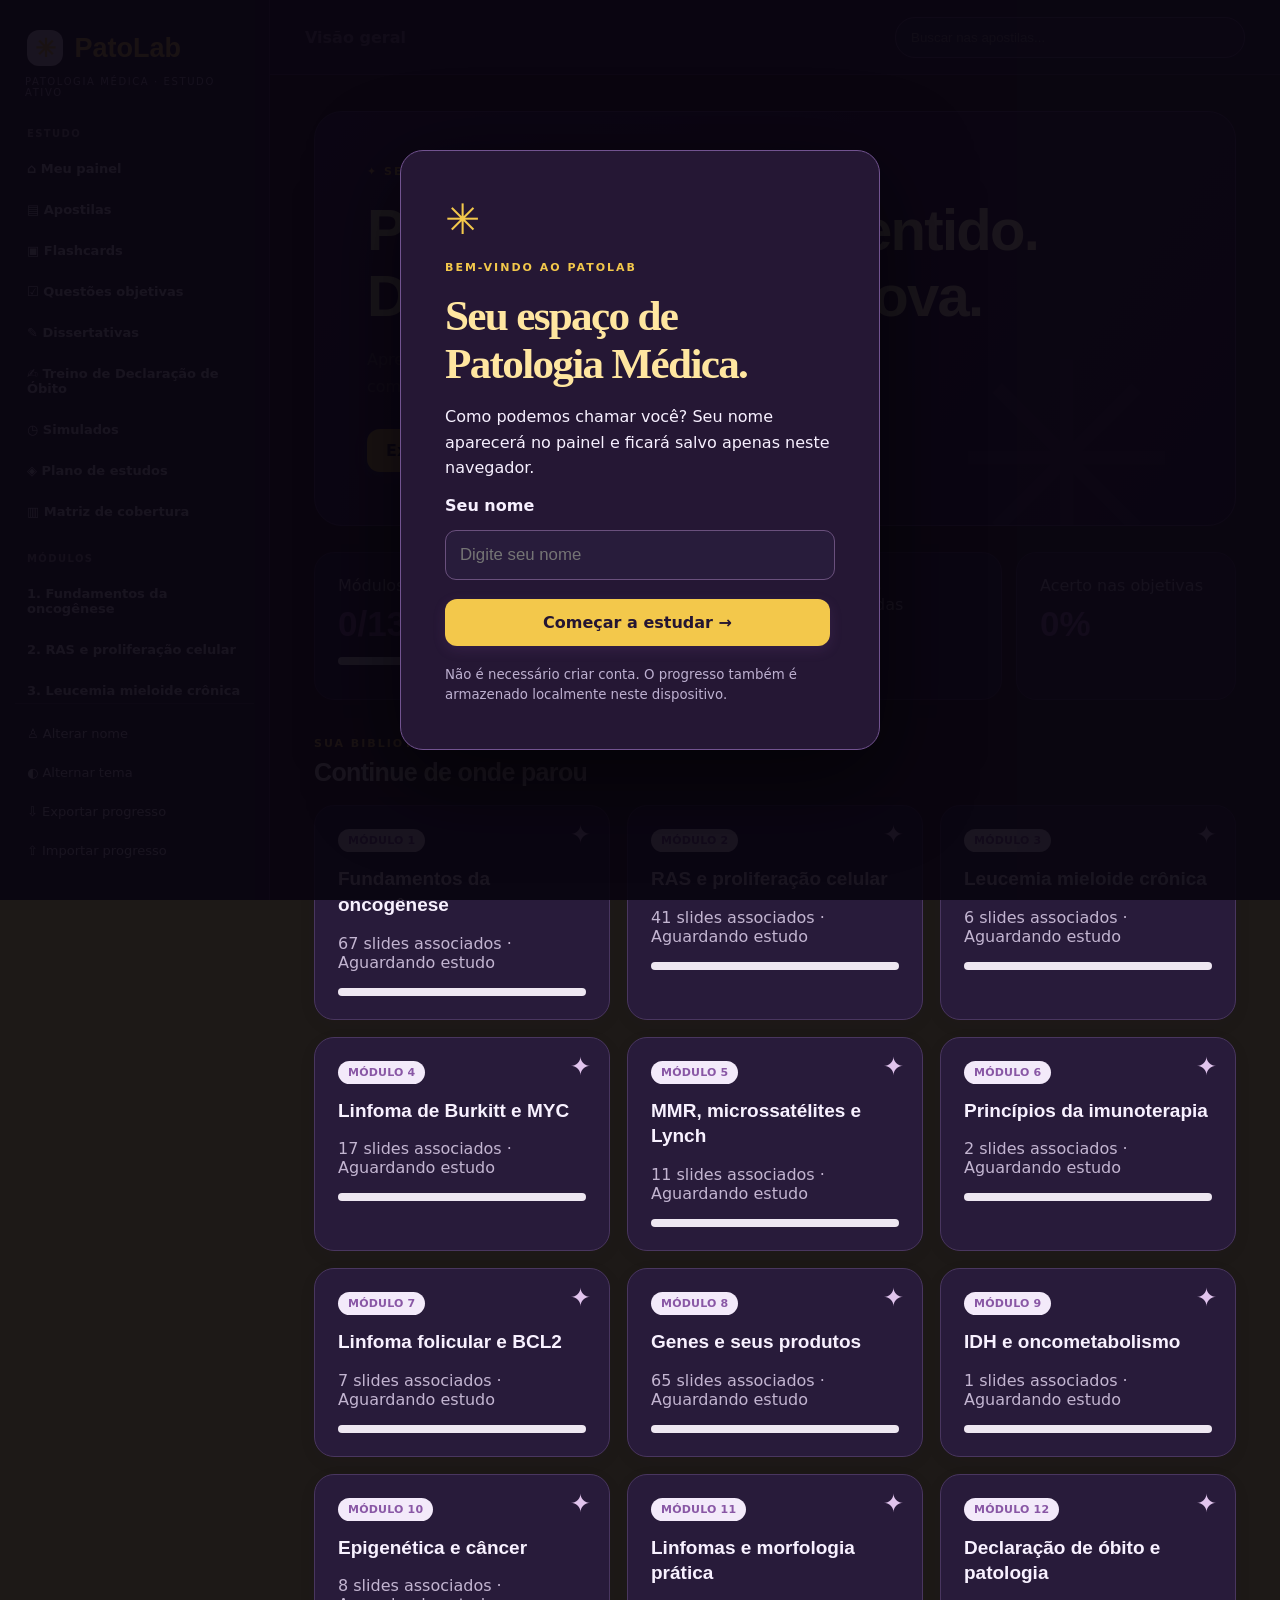
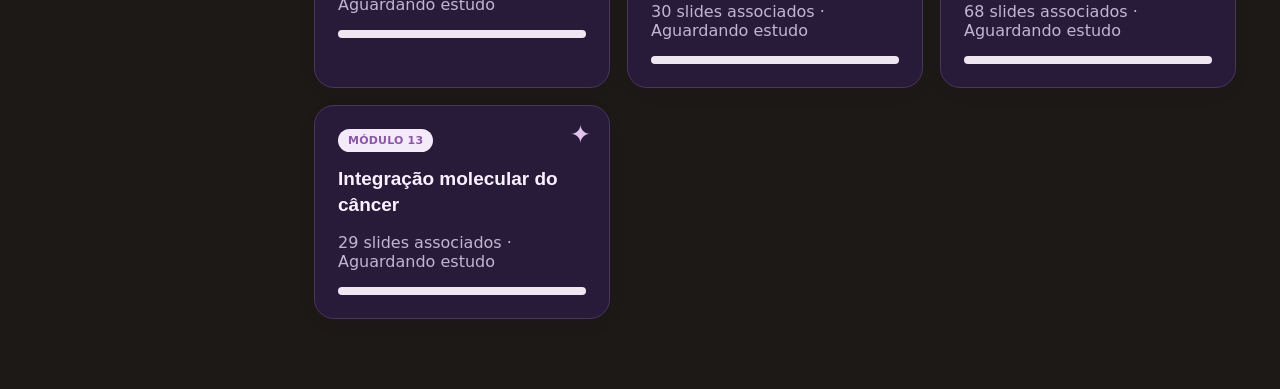
<file: index.html>
<!doctype html><html lang="pt-BR"><head><meta charset="utf-8"><meta name="viewport" content="width=device-width,initial-scale=1"><title>PatoLab | Patologia Médica</title><link rel="stylesheet" href="css/style.css"></head><body><aside><div class="logo"><span class="logo-icon">✳</span> Pato<span>Lab</span></div><p class="small">PATOLOGIA MÉDICA · ESTUDO ATIVO</p><nav id="nav"></nav><div class="bottom"><button id="change-name">♙ Alterar nome</button><button id="theme">◐ Alternar tema</button><button id="export">⇩ Exportar progresso</button><label class="upload">⇧ Importar progresso<input type="file" id="import" accept="application/json" hidden></label></div></aside><main><header><button id="menu">☰</button><span id="crumb">Visão geral</span><span id="student-chip" class="student-chip" hidden></span><input id="search" placeholder="Buscar nas apostilas..." aria-label="Buscar"></header><div id="view"></div></main><div id="modal" hidden></div><div id="welcome" class="welcome" hidden><form id="welcome-form" class="welcome-card"><div class="welcome-mark">✳</div><p class="eyebrow">BEM-VINDO AO PATOLAB</p><h1>Seu espaço de Patologia Médica.</h1><p>Como podemos chamar você? Seu nome aparecerá no painel e ficará salvo apenas neste navegador.</p><label for="student-name">Seu nome</label><input id="student-name" maxlength="60" autocomplete="given-name" placeholder="Digite seu nome" required><button class="btn" type="submit">Começar a estudar →</button><small>Não é necessário criar conta. O progresso também é armazenado localmente neste dispositivo.</small></form></div><script src="data/content.js"></script><script src="js/reader-tools.js"></script><script src="js/app.js"></script></body></html>
</file>
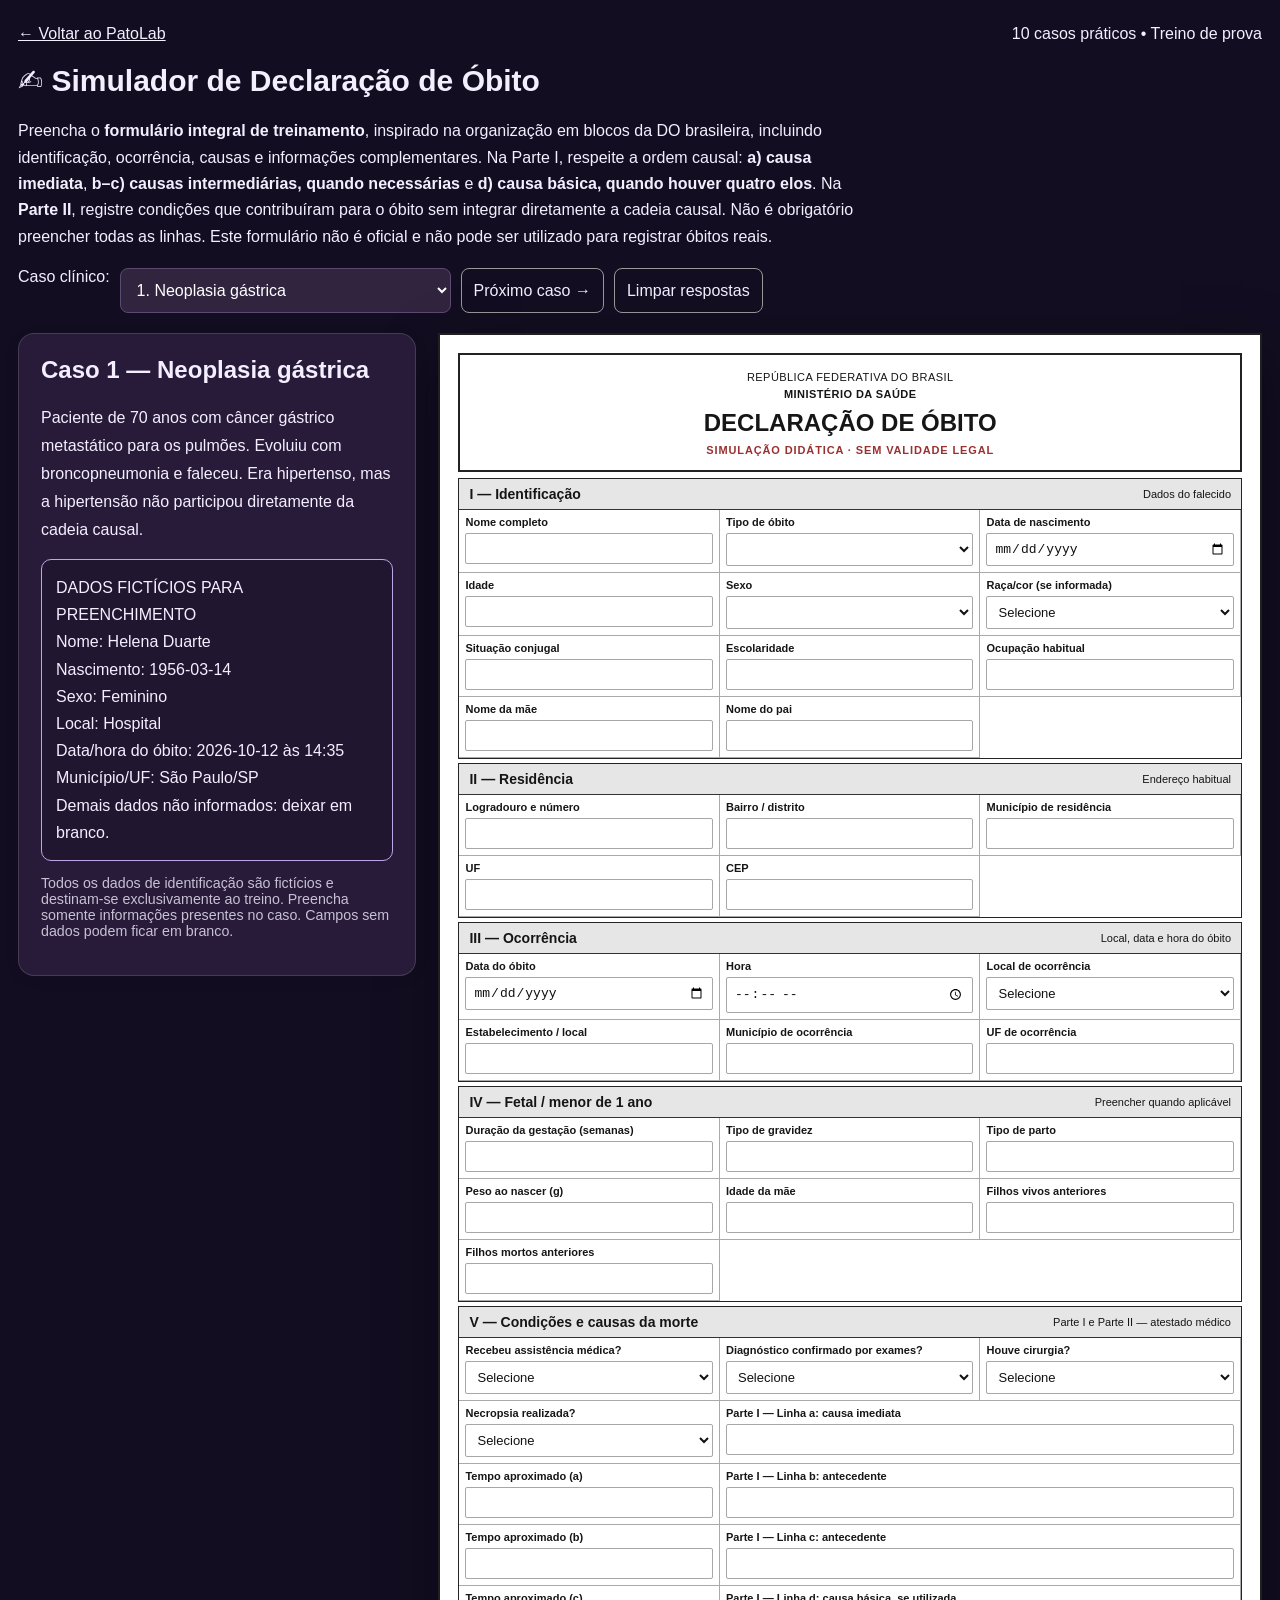
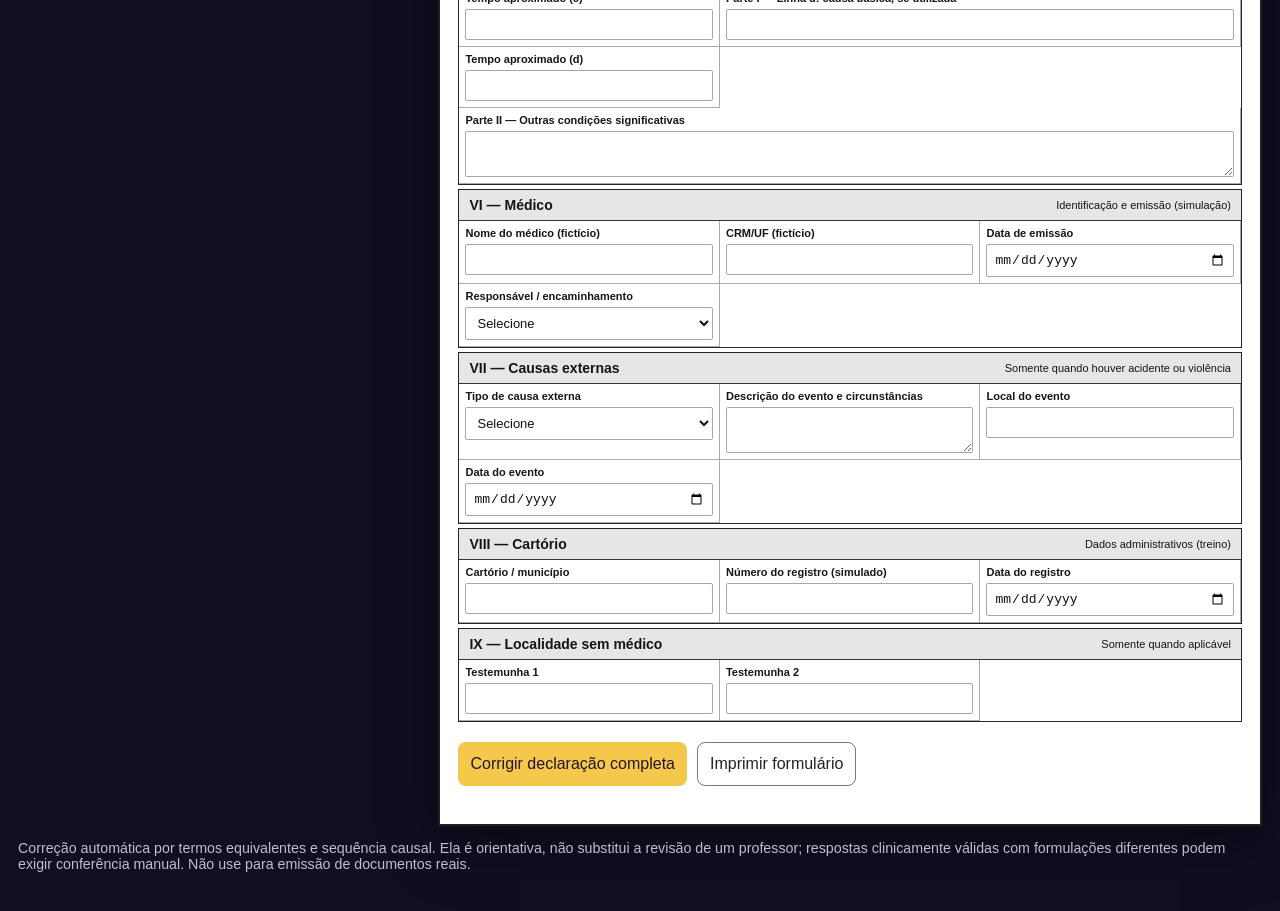
<file: declaracao-obito.html>
<!doctype html><html lang="pt-BR"><head><meta charset="utf-8"><meta name="viewport" content="width=device-width,initial-scale=1"><title>Simulador de Declaração de Óbito | PatoLab</title><style>
body{display:block;max-width:1500px;margin:auto;padding:25px 18px;min-height:100vh;font-family:Arial,system-ui,sans-serif;box-sizing:border-box}*{box-sizing:border-box}h1{font-size:30px} .do-intro{line-height:1.65} .do-actions select{background:#30243f;color:#fff;border:1px solid #5d4a72} .do-top{margin-bottom:18px} .do-top{display:flex;justify-content:space-between;align-items:center;gap:15px;flex-wrap:wrap}.do-top a{color:inherit}.do-intro{max-width:850px}.do-layout{display:grid;grid-template-columns:1fr 1fr;gap:22px;margin-top:20px}.do-card{background:#281b3a;border:1px solid #b7b7b733;border-radius:16px;padding:22px;box-shadow:0 3px 20px #00000009}.do-card h2{margin-top:0}.do-field{margin:10px 0}.do-field label{display:block;font-weight:700;margin-bottom:5px}.do-field input,.do-field textarea{width:100%;padding:12px;border-radius:8px;border:1px solid #aaa;background:transparent;color:inherit;font:inherit;box-sizing:border-box}.do-field textarea{min-height:65px}.do-note{font-size:.89rem;opacity:.78}.do-actions{display:flex;gap:10px;flex-wrap:wrap;margin:18px 0}.do-actions button,.do-actions select{padding:12px;border-radius:8px;font:inherit;cursor:pointer}.do-actions button{background:#f3c84b;color:#241532;border:0}.do-actions button.secondary{background:transparent;color:inherit;border:1px solid #999}.do-score{font-size:1.25rem;font-weight:800}.do-good{color:#14804a}.do-bad{color:#c03d39}.do-case{line-height:1.75;white-space:pre-line}.do-feedback{margin-top:18px}.do-feedback p{margin:8px 0}.do-row{padding:8px 0;border-bottom:1px solid #aaa4}@media(max-width:760px){.do-layout{grid-template-columns:1fr}body{padding:14px}}
/* v1.2 — formulário completo em formato de documento */
body{max-width:1500px;background:#130d21;color:#f4efff}.do-full-layout{grid-template-columns:minmax(280px,.75fr) minmax(600px,1.55fr);align-items:start}.do-case-panel{position:sticky;top:18px}.do-document{background:#fff;color:#161616;padding:18px;border:2px solid #202020;box-shadow:0 18px 55px #0006;font-family:Arial,sans-serif}.do-paper-head{border:2px solid #222;padding:14px;text-align:center;margin-bottom:6px}.do-ministry{font-size:11px;line-height:1.5;letter-spacing:.04em}.do-paper-name{font-size:24px;font-weight:900;margin:7px}.do-watermark{font-size:11px;color:#9a3131;font-weight:800;letter-spacing:.08em}.do-block{border:1.5px solid #242424;margin-top:4px;break-inside:avoid}.do-block-title{background:#e6e6e6;color:#151515;display:flex;justify-content:space-between;gap:12px;align-items:center;padding:7px 10px;font-weight:900;font-size:14px;border-bottom:1px solid #333}.do-block-title small{font-weight:400;font-size:11px}.do-fields{display:grid;grid-template-columns:repeat(3,minmax(0,1fr))}.do-item{border-right:1px solid #aaa;border-bottom:1px solid #aaa;padding:6px;min-width:0;display:flex;flex-direction:column;gap:5px}.do-item>span{font-size:11px;font-weight:700}.do-item input,.do-item select,.do-item textarea{background:#fff!important;color:#111!important;border:1px solid #a7a7a7;border-radius:2px;padding:7px;min-width:0;width:100%;font-size:13px;box-sizing:border-box}.do-item:has(#a),.do-item:has(#b),.do-item:has(#c),.do-item:has(#d),.do-item:has(#ii){grid-column:span 2}.do-item:has(#ii){grid-column:span 3}.do-facts{margin-top:15px;padding:14px;border:1px solid #bca6e5;border-radius:10px;background:#21162f;line-height:1.7;white-space:pre-line}.do-end{margin:20px 0}.do-document .do-actions button.secondary{color:#222;border-color:#777}.do-document .do-feedback{background:#f8f8f8;border:1px solid #bbb;padding:15px;border-radius:8px}.do-document .do-bad{color:#b52424}.do-document .do-good{color:#087b43}@media(max-width:1100px){.do-full-layout{grid-template-columns:1fr}.do-case-panel{position:static}}@media(max-width:600px){.do-document{padding:7px}.do-fields{grid-template-columns:repeat(2,minmax(0,1fr))}.do-item:has(#a),.do-item:has(#b),.do-item:has(#c),.do-item:has(#d),.do-item:has(#ii){grid-column:span 2}.do-block-title{font-size:12px}.do-paper-name{font-size:20px}}@media print{body{background:white;color:black;padding:0;max-width:none}.do-top,.do-intro,.do-actions:not(.do-end),.do-case-panel,.do-end,.do-note,#feedback,h1{display:none!important}.do-layout{display:block}.do-document{box-shadow:none;border:0;padding:0}.do-block{break-inside:avoid}.do-item input,.do-item select,.do-item textarea{border:0;border-bottom:1px dotted #999}.do-watermark{color:#777}}
</style></head><body>
<div class="do-top"><a href="index.html">← Voltar ao PatoLab</a><span class="pill">10 casos práticos • Treino de prova</span></div>
<h1>✍ Simulador de Declaração de Óbito</h1><p class="do-intro">Preencha o <b>formulário integral de treinamento</b>, inspirado na organização em blocos da DO brasileira, incluindo identificação, ocorrência, causas e informações complementares. Na Parte I, respeite a ordem causal: <b>a) causa imediata</b>, <b>b–c) causas intermediárias, quando necessárias</b> e <b>d) causa básica, quando houver quatro elos</b>. Na <b>Parte II</b>, registre condições que contribuíram para o óbito sem integrar diretamente a cadeia causal. Não é obrigatório preencher todas as linhas. Este formulário não é oficial e não pode ser utilizado para registrar óbitos reais.</p>
<div class="do-actions"><label for="case">Caso clínico: </label><select id="case"></select><button id="next" class="secondary">Próximo caso →</button><button id="reset" class="secondary">Limpar respostas</button></div>
<div class="do-layout do-full-layout"><section class="do-card do-case-panel"><h2 id="case-title"></h2><div id="case-text" class="do-case"></div><div id="case-facts" class="do-facts"></div><p class="do-note">Todos os dados de identificação são fictícios e destinam-se exclusivamente ao treino. Preencha somente informações presentes no caso. Campos sem dados podem ficar em branco.</p></section><section class="do-document"><div class="do-paper-head"><div class="do-ministry">REPÚBLICA FEDERATIVA DO BRASIL<br><strong>MINISTÉRIO DA SAÚDE</strong></div><div class="do-paper-name">DECLARAÇÃO DE ÓBITO</div><div class="do-watermark">SIMULAÇÃO DIDÁTICA · SEM VALIDADE LEGAL</div></div><section class="do-block"><div class="do-block-title"><span>I — Identificação</span><small>Dados do falecido</small></div><div class="do-fields"><label class="do-item"><span>Nome completo</span><input id="nome" type="text" autocomplete="off"></label><label class="do-item"><span>Tipo de óbito</span><select id="tipo_obito"><option value="natural">natural</option><option value="fetal">fetal</option></select></label><label class="do-item"><span>Data de nascimento</span><input id="data_nasc" type="date" autocomplete="off"></label><label class="do-item"><span>Idade</span><input id="idade" type="text" autocomplete="off"></label><label class="do-item"><span>Sexo</span><select id="sexo"><option value="Feminino">Feminino</option><option value="Masculino">Masculino</option><option value="Ignorado">Ignorado</option></select></label><label class="do-item"><span>Raça/cor (se informada)</span><select id="raca"><option value="">Selecione</option><option value="Branca">Branca</option><option value="Preta">Preta</option><option value="Parda">Parda</option><option value="Amarela">Amarela</option><option value="Indígena">Indígena</option><option value="Ignorada">Ignorada</option></select></label><label class="do-item"><span>Situação conjugal</span><input id="estado_civil" type="text" autocomplete="off"></label><label class="do-item"><span>Escolaridade</span><input id="escolaridade" type="text" autocomplete="off"></label><label class="do-item"><span>Ocupação habitual</span><input id="ocupacao" type="text" autocomplete="off"></label><label class="do-item"><span>Nome da mãe</span><input id="mae" type="text" autocomplete="off"></label><label class="do-item"><span>Nome do pai</span><input id="pai" type="text" autocomplete="off"></label></div></section><section class="do-block"><div class="do-block-title"><span>II — Residência</span><small>Endereço habitual</small></div><div class="do-fields"><label class="do-item"><span>Logradouro e número</span><input id="logradouro" type="text" autocomplete="off"></label><label class="do-item"><span>Bairro / distrito</span><input id="bairro" type="text" autocomplete="off"></label><label class="do-item"><span>Município de residência</span><input id="municipio_res" type="text" autocomplete="off"></label><label class="do-item"><span>UF</span><input id="uf_res" type="text" autocomplete="off"></label><label class="do-item"><span>CEP</span><input id="cep" type="text" autocomplete="off"></label></div></section><section class="do-block"><div class="do-block-title"><span>III — Ocorrência</span><small>Local, data e hora do óbito</small></div><div class="do-fields"><label class="do-item"><span>Data do óbito</span><input id="data_obito" type="date" autocomplete="off"></label><label class="do-item"><span>Hora</span><input id="hora_obito" type="time" autocomplete="off"></label><label class="do-item"><span>Local de ocorrência</span><select id="local_obito"><option value="">Selecione</option><option value="Hospital">Hospital</option><option value="Domicílio">Domicílio</option><option value="Outro estabelecimento de saúde">Outro estabelecimento de saúde</option><option value="Via pública">Via pública</option><option value="Outros">Outros</option></select></label><label class="do-item"><span>Estabelecimento / local</span><input id="estabelecimento" type="text" autocomplete="off"></label><label class="do-item"><span>Município de ocorrência</span><input id="municipio_oc" type="text" autocomplete="off"></label><label class="do-item"><span>UF de ocorrência</span><input id="uf_oc" type="text" autocomplete="off"></label></div></section><section class="do-block"><div class="do-block-title"><span>IV — Fetal / menor de 1 ano</span><small>Preencher quando aplicável</small></div><div class="do-fields"><label class="do-item"><span>Duração da gestação (semanas)</span><input id="gestacao" type="text" autocomplete="off"></label><label class="do-item"><span>Tipo de gravidez</span><input id="tipo_gravidez" type="text" autocomplete="off"></label><label class="do-item"><span>Tipo de parto</span><input id="tipo_parto" type="text" autocomplete="off"></label><label class="do-item"><span>Peso ao nascer (g)</span><input id="peso_nasc" type="text" autocomplete="off"></label><label class="do-item"><span>Idade da mãe</span><input id="idade_mae" type="text" autocomplete="off"></label><label class="do-item"><span>Filhos vivos anteriores</span><input id="filhos_vivos" type="text" autocomplete="off"></label><label class="do-item"><span>Filhos mortos anteriores</span><input id="filhos_mortos" type="text" autocomplete="off"></label></div></section><section class="do-block"><div class="do-block-title"><span>V — Condições e causas da morte</span><small>Parte I e Parte II — atestado médico</small></div><div class="do-fields"><label class="do-item"><span>Recebeu assistência médica?</span><select id="assistencia"><option value="">Selecione</option><option value="Sim">Sim</option><option value="Não">Não</option><option value="Ignorado">Ignorado</option></select></label><label class="do-item"><span>Diagnóstico confirmado por exames?</span><select id="exame_complementar"><option value="">Selecione</option><option value="Sim">Sim</option><option value="Não">Não</option><option value="Ignorado">Ignorado</option></select></label><label class="do-item"><span>Houve cirurgia?</span><select id="cirurgia"><option value="">Selecione</option><option value="Sim">Sim</option><option value="Não">Não</option><option value="Ignorado">Ignorado</option></select></label><label class="do-item"><span>Necropsia realizada?</span><select id="necropsia"><option value="">Selecione</option><option value="Sim">Sim</option><option value="Não">Não</option><option value="Ignorado">Ignorado</option></select></label><label class="do-item"><span>Parte I — Linha a: causa imediata</span><input id="a" type="text" autocomplete="off"></label><label class="do-item"><span>Tempo aproximado (a)</span><input id="tempo_a" type="text" autocomplete="off"></label><label class="do-item"><span>Parte I — Linha b: antecedente</span><input id="b" type="text" autocomplete="off"></label><label class="do-item"><span>Tempo aproximado (b)</span><input id="tempo_b" type="text" autocomplete="off"></label><label class="do-item"><span>Parte I — Linha c: antecedente</span><input id="c" type="text" autocomplete="off"></label><label class="do-item"><span>Tempo aproximado (c)</span><input id="tempo_c" type="text" autocomplete="off"></label><label class="do-item"><span>Parte I — Linha d: causa básica, se utilizada</span><input id="d" type="text" autocomplete="off"></label><label class="do-item"><span>Tempo aproximado (d)</span><input id="tempo_d" type="text" autocomplete="off"></label><label class="do-item"><span>Parte II — Outras condições significativas</span><textarea id="ii" rows="2"></textarea></label></div></section><section class="do-block"><div class="do-block-title"><span>VI — Médico</span><small>Identificação e emissão (simulação)</small></div><div class="do-fields"><label class="do-item"><span>Nome do médico (fictício)</span><input id="medico" type="text" autocomplete="off"></label><label class="do-item"><span>CRM/UF (fictício)</span><input id="crm" type="text" autocomplete="off"></label><label class="do-item"><span>Data de emissão</span><input id="data_assinatura" type="date" autocomplete="off"></label><label class="do-item"><span>Responsável / encaminhamento</span><select id="iml"><option value="">Selecione</option><option value="assistente">Médico assistente / serviço de saúde</option><option value="iml">IML / médico-legista</option><option value="svo">SVO</option></select></label></div></section><section class="do-block"><div class="do-block-title"><span>VII — Causas externas</span><small>Somente quando houver acidente ou violência</small></div><div class="do-fields"><label class="do-item"><span>Tipo de causa externa</span><select id="tipo_causa_externa"><option value="">Selecione</option><option value="Acidente">Acidente</option><option value="Suicídio">Suicídio</option><option value="Homicídio">Homicídio</option><option value="Ignorado">Ignorado</option></select></label><label class="do-item"><span>Descrição do evento e circunstâncias</span><textarea id="descricao_evento" rows="2"></textarea></label><label class="do-item"><span>Local do evento</span><input id="local_evento" type="text" autocomplete="off"></label><label class="do-item"><span>Data do evento</span><input id="data_evento" type="date" autocomplete="off"></label></div></section><section class="do-block"><div class="do-block-title"><span>VIII — Cartório</span><small>Dados administrativos (treino)</small></div><div class="do-fields"><label class="do-item"><span>Cartório / município</span><input id="cartorio" type="text" autocomplete="off"></label><label class="do-item"><span>Número do registro (simulado)</span><input id="registro" type="text" autocomplete="off"></label><label class="do-item"><span>Data do registro</span><input id="data_registro" type="date" autocomplete="off"></label></div></section><section class="do-block"><div class="do-block-title"><span>IX — Localidade sem médico</span><small>Somente quando aplicável</small></div><div class="do-fields"><label class="do-item"><span>Testemunha 1</span><input id="testemunha1" type="text" autocomplete="off"></label><label class="do-item"><span>Testemunha 2</span><input id="testemunha2" type="text" autocomplete="off"></label></div></section><div class="do-actions do-end"><button id="correct">Corrigir declaração completa</button><button id="print" class="secondary" type="button">Imprimir formulário</button></div><div id="feedback" aria-live="polite"></div></section></div><p class="do-note">Correção automática por termos equivalentes e sequência causal. Ela é orientativa, não substitui a revisão de um professor; respostas clinicamente válidas com formulações diferentes podem exigir conferência manual. Não use para emissão de documentos reais.</p><script src="js/do.js"></script></body></html>
</file>
<file: css/style.css>
:root{font-family:Inter,system-ui,-apple-system,sans-serif;color:#1d2940;background:#f8f9fc;--bg:#f8f9fc;--surface:white;--text:#1d2940;--line:#e7eaf1;--muted:#69748a;--indigo:#5155b9}*{box-sizing:border-box}body{margin:0;display:flex;background:var(--bg);color:var(--text)}body.dark{--bg:#141927;--surface:#20283a;--text:#f0f3ff;--line:#374258;--muted:#adb6c7;background:var(--bg)}aside{width:252px;background:var(--surface);border-right:1px solid var(--line);height:100vh;position:sticky;top:0;padding:26px 16px;display:flex;flex-direction:column;flex-shrink:0}.logo{font-size:23px;font-weight:850;color:var(--indigo);padding:0 10px}.logo span{color:var(--text)}.small{font-size:10px;letter-spacing:1.6px;color:var(--muted);padding:0 10px}nav{overflow:auto;flex:1}button,.upload{cursor:pointer;border:0;font:inherit}nav button,.bottom button,.upload{width:100%;text-align:left;padding:12px;border-radius:10px;background:transparent;color:var(--text);display:block;font-size:13px}nav button:hover,nav button.active,.bottom button:hover{background:#ececff;color:#454aa7}nav .section{font-size:10px;font-weight:800;letter-spacing:1.4px;color:var(--muted);padding:20px 12px 8px}.bottom{border-top:1px solid var(--line);padding-top:10px}main{min-width:0;flex:1}header{height:75px;border-bottom:1px solid var(--line);display:flex;align-items:center;gap:18px;padding:0 35px;background:var(--surface)}#menu{display:none;background:transparent;color:var(--text)}#crumb{font-weight:700}#search{margin-left:auto;max-width:350px;width:45%;border:1px solid var(--line);background:var(--bg);color:var(--text);padding:12px 15px;border-radius:12px}#view{max-width:1200px;margin:auto;padding:36px}h1{font-size:32px;letter-spacing:-1px;margin:5px 0 12px}h2{font-size:21px;margin:24px 0 14px}h3{font-size:17px;margin:20px 0 8px}.muted{color:var(--muted)}.eyebrow{color:var(--indigo);font-size:11px;font-weight:800;letter-spacing:1.5px;text-transform:uppercase}.cards{display:grid;grid-template-columns:repeat(auto-fit,minmax(190px,1fr));gap:14px;margin:24px 0}.card,.panel{background:var(--surface);border:1px solid var(--line);border-radius:17px;padding:23px}.metric{font-size:30px;font-weight:850;margin:9px 0}.pill{font-size:11px;padding:5px 10px;background:#eeeefe;color:#5155b9;border-radius:30px;display:inline-block}.btn{background:#5155b9;color:white;border-radius:10px;padding:11px 17px;font-weight:650;margin:4px 5px 4px 0}.btn.secondary{background:var(--bg);color:var(--text);border:1px solid var(--line)}.btn:disabled{opacity:.5}.module-list{display:grid;grid-template-columns:repeat(auto-fit,minmax(260px,1fr));gap:12px}.module{cursor:pointer}.module:hover{border-color:#a8a9e8}.module h3{margin:10px 0}.bar{height:7px;background:var(--line);border-radius:20px;overflow:hidden;margin-top:13px}.bar i{display:block;height:100%;background:#7775d6}.lesson{max-width:850px}.prose{font-family:Georgia,serif;font-size:18px;line-height:1.85}.prose p{margin:0 0 20px}.flow{background:#f0eeff;color:#39378e;border-left:4px solid #7974d9;padding:20px;border-radius:10px;line-height:1.9}.dark .flow{background:#302f51;color:#e6e3ff}.tabs{display:flex;gap:7px;flex-wrap:wrap;margin:20px 0}.tabs button{background:var(--surface);color:var(--text);border:1px solid var(--line);border-radius:10px;padding:10px 13px}.tabs button.selected{background:#5155b9;color:white}.slide-grid{display:grid;grid-template-columns:repeat(auto-fill,minmax(210px,1fr));gap:14px}.slide{padding:9px;cursor:pointer}.slide img{width:100%;aspect-ratio:4/3;object-fit:contain;background:#eee;border-radius:8px}.slide .small{padding:4px}.slide p{font-size:12px;color:var(--muted);max-height:55px;overflow:hidden}.flash{min-height:230px;display:flex;align-items:center;justify-content:center;text-align:center;cursor:pointer;font-size:23px;line-height:1.5}.choice{display:block;width:100%;text-align:left;padding:14px;margin:8px 0;background:var(--surface);border:1px solid var(--line);border-radius:10px;color:var(--text)}.choice:hover{border-color:var(--indigo)}.correct{border-color:#1b9b65;background:#e7f8ee;color:#185e42}.wrong{border-color:#d75c67;background:#fff0f0;color:#8b2733}textarea{width:100%;min-height:170px;border:1px solid var(--line);border-radius:10px;background:var(--surface);color:var(--text);padding:15px;font:inherit}select,input[type=number],input[type=date]{padding:10px;border:1px solid var(--line);border-radius:9px;background:var(--surface);color:var(--text);margin:5px}.two{display:grid;grid-template-columns:1fr 1fr;gap:16px}.table-wrap{overflow:auto}table{border-collapse:collapse;width:100%;background:var(--surface)}th,td{padding:12px;text-align:left;border-bottom:1px solid var(--line);font-size:13px;vertical-align:top}th{color:var(--muted)}#modal{position:fixed;inset:0;background:#090c17e8;z-index:10;padding:20px;overflow:auto;text-align:center}#modal img{max-width:95%;max-height:75vh;object-fit:contain;transform-origin:center;cursor:grab}#modal .tools{position:sticky;top:0;background:#242a3d;padding:12px;border-radius:10px;color:white}#modal .tools button{margin:3px;padding:9px 12px;border-radius:8px}#modal p{color:white}@media(max-width:800px){aside{position:fixed;z-index:5;transform:translateX(-100%);transition:.2s}aside.open{transform:none}#menu{display:block}#view{padding:18px}header{padding:0 15px}.two{grid-template-columns:1fr}.prose{font-size:16px}h1{font-size:26px}}

/* Apostila integrada — leitura orientada, em vez de galeria de slides */
.lesson{max-width:920px}.apostila{background:var(--surface);border:1px solid var(--line);border-radius:22px;overflow:hidden;margin-top:20px}.chapter-lead{padding:36px 42px;background:linear-gradient(130deg,#f0efff,#fff);border-bottom:1px solid var(--line)}.dark .chapter-lead{background:linear-gradient(130deg,#292a4a,#20283a)}.chapter-lead h2{font-size:26px;letter-spacing:-.5px}.chapter-lead p{font-size:17px;line-height:1.8}.learning-objectives{margin:30px 42px;padding:20px 24px;border-radius:14px;background:#f3f5fb;border-left:4px solid #7775d6}.dark .learning-objectives{background:#283247}.learning-objectives ol{line-height:1.9;margin-bottom:0}.chapter-section{padding:20px 42px 30px;border-bottom:1px solid var(--line)}.chapter-heading{display:flex;gap:14px;align-items:center}.chapter-heading>span{display:grid;place-items:center;flex:none;width:40px;height:40px;border-radius:12px;background:#e9e8ff;color:#514bb2;font-weight:800}.chapter-heading h2{margin:0;font-size:23px}.chapter-text{font-size:17px;line-height:1.9;margin-top:20px}.chapter-text p{margin:0 0 17px}.study-figure{margin:24px 0 8px;border:1px solid var(--line);border-radius:15px;overflow:hidden;background:#fafaff;cursor:zoom-in}.study-figure img{display:block;max-height:340px;width:100%;object-fit:contain}.study-figure figcaption{font-size:12px;line-height:1.6;color:#59647b;padding:12px 16px;border-top:1px solid var(--line)}.study-tip,.exam-note{background:#f0f4ff;border-left:4px solid #6a7cda;padding:18px 20px;border-radius:10px;margin-top:22px;line-height:1.7}.dark .study-tip,.dark .exam-note{background:#27344b}.study-tip p,.exam-note p{margin:6px 0 0}.pathway{display:flex;align-items:stretch;flex-wrap:wrap;gap:9px;margin:22px 0}.path-step{flex:1 1 145px;display:flex;gap:9px;align-items:flex-start;background:#f1efff;color:#33317c;padding:14px;border-radius:12px;font-size:14px;line-height:1.5}.dark .path-step{background:#34335b;color:#f0eeff}.path-num{font-size:11px;display:grid;place-items:center;background:#fff;color:#5751ac;width:22px;height:22px;border-radius:50%;flex:none;font-weight:800}.path-arrow{align-self:center;font-size:22px;color:#7775d6}.source-note{margin:24px 0;padding:16px 18px;border-left:3px solid var(--line);color:var(--muted);font-size:13px;line-height:1.7}.original-slides{background:var(--surface);border:1px solid var(--line);border-radius:15px;padding:18px;margin:20px 0}.original-slides summary{cursor:pointer;font-weight:750;color:var(--indigo)}.original-slides[open] summary{margin-bottom:20px}@media(max-width:800px){.chapter-lead,.chapter-section{padding:23px 20px}.learning-objectives{margin:20px;padding:18px}.chapter-heading h2{font-size:20px}.chapter-text{font-size:16px}.path-arrow{display:none}.study-figure img{max-height:280px}}
/* PatoLab 0.6 — visual editorial, acolhedor e responsivo */
@import url('https://fonts.googleapis.com/css2?family=DM+Sans:wght@400;500;600;700;800&family=Outfit:wght@400;500;600;700;800&display=swap');
:root{font-family:'DM Sans',system-ui,sans-serif;--bg:#faf8f5;--surface:#fff;--text:#302d40;--line:#ece6e4;--muted:#817b88;--indigo:#8c5aab;--rose:#f8e7e9;--purple:#f0e9fa;--accent:#a56dbd}
body.dark{--bg:#1b1824;--surface:#272231;--text:#f8f2fa;--line:#42394d;--muted:#bcb2c6;--indigo:#c6a0e1;--rose:#3b293b;--purple:#372b47}
body{background:var(--bg)}h1,h2,h3,.logo{font-family:'Outfit','DM Sans',sans-serif}h1{font-size:clamp(30px,4vw,43px);letter-spacing:-1.7px;font-weight:800;line-height:1.13}h2{font-size:25px;letter-spacing:-.65px}h3{font-size:19px}aside{width:270px;border-right:1px solid var(--line);padding:30px 15px;background:var(--surface)}.logo{font-size:27px;font-weight:800;color:var(--text);padding:0 12px}.logo span{color:#a66bc0}.logo-icon{display:inline-grid;place-items:center;width:36px;height:36px;border-radius:12px;background:#f1e4fa;color:#9a5bb5;font-size:25px;margin-right:4px}.small{color:var(--muted);font-size:10px}nav .section{color:#a99bae}nav button{border-radius:13px;font-weight:600;margin:2px 0;color:var(--text)}nav button:hover,nav button.active,.bottom button:hover{background:#f4eafa;color:#8452a2}.dark nav button:hover,.dark nav button.active{background:#473551;color:#f8e4ff}header{background:var(--bg);border-bottom:1px solid var(--line)}#crumb{color:#806b88}#search{border-radius:20px;background:var(--surface);border:1px solid var(--line)}#view{max-width:1230px;padding:36px 44px 70px}.eyebrow{color:#a368b5;letter-spacing:2px}.hero{padding:48px 52px;border-radius:28px;background:radial-gradient(circle at 92% 15%,#d7b7e9 0,transparent 31%),linear-gradient(120deg,#f8e8f0 0%,#f3ebfa 65%,#e9e7fb 100%);position:relative;overflow:hidden;margin:0 0 26px;color:#44314f}.hero:after{content:'✳';position:absolute;right:6%;bottom:-95px;font-size:270px;color:#a67ac6;opacity:.11;pointer-events:none}.hero-tag{font-size:11px;font-weight:800;letter-spacing:2px;color:#9462aa}.hero h1{font-size:clamp(35px,5vw,58px);margin:18px 0;max-width:690px}.hero em{font-style:normal;color:#9758af}.hero p{max-width:530px;font-size:16px;line-height:1.7;color:#68546c}.hero-actions{margin-top:24px}.hero .btn.secondary{background:#fff9}.dark .hero{background:linear-gradient(120deg,#3d2b45,#302b4c);color:#f9f2ff}.dark .hero p{color:#dfcfe3}.card,.panel{border:1px solid var(--line);box-shadow:0 5px 22px rgba(64,37,72,.035);border-radius:20px}.card{transition:transform .2s,box-shadow .2s,border-color .2s}.module:hover{transform:translateY(-4px);box-shadow:0 13px 28px #5c3e6014;border-color:#d3b6e4}.metric{font-family:Outfit,sans-serif;font-size:35px;color:#995fb4}.pill{background:#f3eafa;color:#8957a5;font-weight:700;letter-spacing:.2px}.dark .pill{background:#45334f;color:#e0b8f0}.bar{background:#eee7f1;height:8px}.bar i{background:linear-gradient(90deg,#d48db9,#8d70c4)}.btn{background:#985db2;border-radius:13px;padding:12px 19px;box-shadow:0 4px 13px #9a5db225}.btn:hover{filter:brightness(1.05)}.btn.secondary{box-shadow:none}.module-list{gap:17px}.module{min-height:175px;position:relative}.module:before{content:'✦';position:absolute;right:18px;top:14px;font-size:25px;color:#e1c4ed}.module h3{line-height:1.35;margin-top:14px}.section-head{margin:32px 0 18px}.section-head h2{margin-top:7px}.lesson{max-width:980px}.lesson>h1{margin-top:12px}.tabs{background:#f3edf6;padding:7px;border-radius:15px;display:inline-flex}.dark .tabs{background:#342b3b}.tabs button{border:0;background:transparent;border-radius:11px}.tabs button.selected{background:#fff;color:#8654a4;box-shadow:0 2px 9px #6a41661a}.dark .tabs button.selected{background:#51405d;color:#fff}.apostila{border-radius:24px;box-shadow:0 14px 45px #4f2e4a0a}.chapter-lead{background:linear-gradient(115deg,#faeef3,#f3edfb);padding:48px 52px}.dark .chapter-lead{background:linear-gradient(115deg,#382d40,#302a41)}.chapter-lead h2{color:#8757a1}.chapter-lead p{font-size:17px;line-height:1.9}.learning-objectives{background:#fbf6fa;border-left:4px solid #b982c9}.dark .learning-objectives{background:#302a39}.chapter-section{padding:27px 52px 38px}.chapter-heading>span{background:#f3e7f8;color:#9b65b4}.chapter-text{font-size:17px;line-height:1.92}.chapter-text p{margin-bottom:22px}.study-tip,.exam-note{background:#fbf1f8;border-left:4px solid #b97dc6}.dark .study-tip,.dark .exam-note{background:#3c3045}.study-figure{background:#fff;border-radius:18px}.study-figure img{max-height:420px}.path-step{background:#f6ecf8;color:#664276}.dark .path-step{background:#43344d;color:#f3e4ff}.path-arrow{color:#b37bca}.flash-stats{display:flex;gap:8px;margin:18px 0}.flash{min-height:320px;background:linear-gradient(145deg,#fff,#f7eefa);border:1px solid #ead7f1;box-shadow:0 14px 35px #754b8815;flex-direction:column;gap:24px;padding:35px;position:relative;font-family:Outfit,sans-serif;font-size:clamp(20px,3vw,29px);font-weight:600}.flash.flipped{background:linear-gradient(145deg,#fff,#edf4fb);border-color:#d6e4f0}.dark .flash{background:linear-gradient(145deg,#302738,#3c2e48)}.flash-side{font:800 11px 'DM Sans',sans-serif;letter-spacing:2px;color:#9d69b2}.flash-hint{font:500 12px 'DM Sans',sans-serif;color:var(--muted)}.flash-progress{display:flex;justify-content:space-between;gap:12px;color:var(--muted);font-size:13px;margin:15px 0}.flash-progress strong{color:#9d6bb2}.choice{border-radius:13px}.original-slides{border-radius:18px}.original-slides summary{color:#9a5fb4}.source-note{font-size:12px}.dark .study-figure{background:#292434}.dark .study-figure figcaption{color:#c9b7d0}@media(max-width:800px){#view{padding:22px 17px 50px}.hero{padding:30px 25px}.hero h1{font-size:37px}.hero:after{font-size:160px;bottom:-50px}.chapter-lead,.chapter-section{padding:25px 21px}.tabs{display:flex;width:100%;overflow:auto}.tabs button{font-size:12px;white-space:nowrap}.flash{min-height:270px}.lesson>h1{font-size:32px}}

/* PatoLab 0.8 — FisioLab-inspired reading layout, dark brown editorial design */
body{background:#1d1917!important;color:#eee5dc!important} aside{background:#231d1a!important;border-right:1px solid #45372e!important}main{background:#1d1917!important}header{background:#211b18!important;border-bottom:1px solid #45372e!important}.logo,.lesson h1,.reader h2,.reader h3{color:#f4e8dc!important}.lesson h1,.reader h2,.reader h3{font-family:Georgia,'Times New Roman',serif!important}.reader-shell{max-width:1100px;margin:auto}.reader{font-size:1.12rem;line-height:1.86;letter-spacing:.005em}.reader p{margin:15px 0 22px}.reader h2{font-size:1.72rem;line-height:1.3;margin:38px 0 18px}.reader h3{font-size:1.28rem;margin:25px 0 12px}.reader-section{padding:8px 0 18px;border-bottom:1px solid #3b312c}.reader-intro{font-size:1.13rem}.reader-actions{display:flex;gap:12px;flex-wrap:wrap}.study-index{background:#2b241f;border:1px solid #514037;border-radius:14px;padding:20px 24px;margin:25px 0}.study-index ol{columns:2;margin:8px 0}.study-index a{color:#e6b18e;text-decoration:none}.reader-callout{border-radius:13px;padding:17px 22px;margin:22px 0;background:#362c26;border-left:5px solid #3f9463}.reader-callout p{margin:5px 0 0}.reader-callout.warning{border-color:#d84b40}.reader-callout.clinical{border-color:#467ac5}.mechanism{display:flex;align-items:stretch;gap:8px;flex-wrap:wrap;margin:25px 0}.mech-node{flex:1 1 125px;border-radius:11px;background:#bf693d;color:white;padding:15px 12px;min-width:120px;text-align:center;display:flex;flex-direction:column;gap:5px;justify-content:center}.mech-node:nth-of-type(2){background:#406fb1}.mech-node:nth-of-type(3){background:#38885d}.mech-node:nth-of-type(4){background:#755d9c}.mech-node small{opacity:.8}.mech-arrow{align-self:center;color:#c9a48e;font-size:1.3rem}.microscopy{margin:24px 0;background:#302822;border:1px solid #4e3d32;border-radius:14px;overflow:hidden}.microscopy img{display:block;width:100%;max-height:480px;object-fit:contain;background:#fff}.microscopy figcaption{padding:12px 18px;color:#e5d8cd;font-size:.89rem;line-height:1.5}.responsive-table{overflow-x:auto}.reader table{width:100%;border-collapse:collapse;font-size:.95rem}.reader th,.reader td{border:1px solid #4d3d33;padding:10px 13px;text-align:left}.reader th{background:#392e27}.bibliography{font-size:.9rem;color:#c5b5a7;border-top:1px solid #534137;margin:35px 0;padding-top:15px}.reader-shell .original-slides{margin-top:25px}.reader-shell .muted{color:#bbaea4!important}.card,.panel{background:#302721!important;color:#eee5dc!important;border-color:#4a3a30!important}.module-list .card:hover{border-color:#cb784a!important}input,textarea,select{color:inherit}.tabs button.selected{background:#bd6a3c!important;color:white!important}.reader .btn{background:#bd6a3c}.reader .btn.secondary{background:#382c25;color:#eee5dc}.study-index li{break-inside:avoid}@media(max-width:700px){.reader{font-size:1rem}.reader h2{font-size:1.45rem}.study-index ol{columns:1}.mech-arrow{display:none}.reader-shell{padding:0 3px}}@media print{aside,header,.tabs,.reader-actions,.original-slides,#note{display:none!important}main{margin:0!important;padding:0!important}body,main{background:white!important;color:#111!important}.reader,.reader h2,.reader h3{color:#111!important}.reader-callout,.study-index{background:#eee!important;color:#111!important}.microscopy{break-inside:avoid}}

/* PatoLab v0.9 — roxo profundo e amarelo-ouro */
:root{--bg:#130e20;--surface:#20162f;--text:#f7f1ff;--line:#453355;--muted:#bdb0d0;--indigo:#f3c84b;color:var(--text);background:var(--bg)}
body,body.dark{--bg:#130e20;--surface:#20162f;--text:#f7f1ff;--line:#453355;--muted:#bdb0d0;--indigo:#f3c84b;background:#130e20;color:#f7f1ff}
aside,header{background:#20162f!important;border-color:#453355!important;color:#f7f1ff}
.logo,.logo span{color:#f3c84b!important}.logo-icon{color:#f3c84b}
nav button,.bottom button,.upload{color:#e9def4!important}nav button:hover,nav button.active,.bottom button:hover{background:#3d2856!important;color:#ffe17b!important}
.hero{background:linear-gradient(125deg,#392052,#211331)!important;color:#f9f3ff!important;border:1px solid #60477b!important}
.hero h1,.hero h1 em{color:#fff1bd!important}.hero-tag,.eyebrow{color:#f3c84b!important}
.card,.panel,.do-card{background:#281b3a!important;color:#f8f1ff!important;border-color:#49365f!important}
.card .muted,.muted{color:#c3b5d1!important}
.btn,.reader .btn,.do-actions button:not(.secondary){background:#f3c84b!important;color:#241532!important;font-weight:750!important}
.btn.secondary,.reader .btn.secondary{background:#3e2c56!important;color:#fff1cb!important}
.tabs button.selected{background:#f3c84b!important;color:#25162d!important}
.reader{background:#191121!important;color:#f4eafa!important}.reader h1,.reader h2,.reader h3{color:#fff0c0!important}
.reader-callout,.reader-callout.key{background:#2d2140!important;border-color:#c7a63d!important;color:#f4eafa!important}
.reader-callout.warning{border-color:#ed846f!important}.reader-callout.clinical{border-color:#9d85e6!important}
.study-index,.microscopy{background:#261a36!important;border-color:#49365f!important}.study-index a{color:#f4cf69!important}
.reader th{background:#3b2852!important}.reader th,.reader td{border-color:#58436a!important}
.mech-node{background:#624099!important}.mech-node:nth-of-type(2){background:#8763b6!important}.mech-node:nth-of-type(3){background:#97712b!important}.mech-node:nth-of-type(4){background:#4d7891!important}.mech-arrow{color:#f3c84b!important}
.bibliography,.microscopy figcaption{color:#d7c9e4!important}.microscopy figcaption{background:#281b3a!important}
input,textarea,select{background:#281c3b!important;border:1px solid #6a507d!important;color:#f7f1ff!important}
.student-chip{margin-left:auto;color:#f3c84b;font-weight:750;font-size:.88rem;max-width:220px;overflow:hidden;text-overflow:ellipsis;white-space:nowrap}
.welcome[hidden]{display:none!important}.welcome{position:fixed;inset:0;z-index:10000;background:rgba(9,5,16,.93);display:grid;place-items:center;padding:20px;overflow:auto}
.welcome-card{width:min(100%,480px);background:#251734;color:#f7f0ff;border:1px solid #725390;border-radius:23px;padding:clamp(24px,5vw,44px);box-shadow:0 25px 90px #0009;display:flex;flex-direction:column;gap:15px}
.welcome-mark{font-size:42px;color:#f3c84b}.welcome-card h1{font-family:Georgia,serif;font-size:clamp(1.9rem,4vw,2.7rem);margin:0;color:#ffe6a0}.welcome-card p{line-height:1.6;margin:0}.welcome-card label{font-weight:750}.welcome-card input{font-size:1.05rem;padding:14px;border-radius:11px}.welcome-card .btn{padding:14px;border-radius:12px}.welcome-card small{color:#bdb0d0;line-height:1.5}
.welcome-inline{color:#f3c84b;font-weight:750}
@media(max-width:650px){.student-chip{max-width:120px;font-size:.76rem}.welcome-card{padding:25px}}
@media print{.welcome,.student-chip{display:none!important}}

/* PatoLab v1.0: atlas didático curado */
.atlas-lead{max-width:850px;font-size:1.08rem;line-height:1.75}.atlas-entry{display:grid;grid-template-columns:minmax(260px,42%) 1fr;gap:26px;margin:24px 0 36px;padding:20px;border:1px solid var(--line);border-radius:20px;background:var(--surface)}.atlas-visual{display:flex;flex-direction:column;align-items:center;gap:12px}.atlas-visual img{width:100%;height:auto;max-height:480px;object-fit:contain;background:#fff;border-radius:12px}.atlas-explain h2{margin:8px 0 16px}.atlas-explain h3{font-size:1rem;margin:16px 0 5px;color:var(--text)}.atlas-explain p{line-height:1.65}.atlas-schemes{display:grid;gap:18px}.atlas-diagram{padding:22px;border-radius:18px;border:1px solid var(--line);background:var(--surface)}.diagram-line{display:flex;align-items:center;gap:10px;flex-wrap:wrap;margin:18px 0}.diagram-line span{padding:12px 15px;background:#34204c;color:#fff4b9;border:1px solid #a57fce;border-radius:12px;text-align:center;font-weight:650}.diagram-line b{color:#e4ba36;font-size:1.3rem}.atlas-diagram p{line-height:1.7}@media(max-width:760px){.atlas-entry{grid-template-columns:1fr;padding:14px}.diagram-line{gap:6px}.diagram-line span{font-size:.83rem;padding:8px}}

/* v1.1: apostilas com aprofundamento e impressão */
.reader-section.advanced{margin-top:2.4rem}.reader-section.advanced p{line-height:1.85;font-size:1.055rem}.reader-section.advanced h2{margin-bottom:1rem}.reader-section{break-inside:auto}@media print{.reader-section.advanced{break-inside:auto}.reader-section.advanced h2{break-after:avoid} .reader-callout{break-inside:avoid}}
/* Atlas: preservar proporção, fundo neutro e leitura em telas pequenas */
.atlas-entry{grid-template-columns:minmax(0,48%) minmax(0,1fr);align-items:start;gap:clamp(18px,3vw,34px)}
.atlas-image-frame{width:100%;min-height:260px;max-height:650px;background:#f5f2ef;border:1px solid #d8d2d0;border-radius:14px;display:flex;align-items:center;justify-content:center;overflow:hidden;padding:10px}
.atlas-image-frame img{display:block;width:auto;max-width:100%;height:auto;max-height:620px;object-fit:contain;border-radius:4px;background:#fff}
.atlas-image-caption{font-size:.78rem;line-height:1.45;color:var(--muted);text-align:center}
.atlas-explain{min-width:0}.atlas-explain p{overflow-wrap:anywhere}
@media(max-width:900px){.atlas-entry{grid-template-columns:1fr}.atlas-image-frame{min-height:180px;max-height:none}.atlas-image-frame img{max-height:520px}}
/* Apostilas: estilos isolados dos demais setores */
.reader-shell .reader-layout{display:grid;grid-template-columns:minmax(180px,230px) minmax(0,1fr);gap:24px;align-items:start}.reader-shell .reader-toc{position:sticky;top:16px;max-height:85vh;overflow:auto;padding:18px;border:1px solid var(--border,#5a4c65);border-radius:14px;background:var(--panel,#241d30)}.reader-toc a{display:block;font-size:13px;padding:8px 0;color:inherit;text-decoration:none;opacity:.9}.reader-toc a:hover{text-decoration:underline}.reader-shell .reader-controls{display:flex;flex-wrap:wrap;align-items:center;gap:12px;margin:16px 0}.reader-controls label{display:flex;align-items:center;gap:6px;font-size:13px}.reader-controls input[type=range]{width:95px}.reader-controls input[type=text],#reader-find{max-width:220px;padding:10px;border-radius:8px}.reader-shell .deep-reader{--reading-font:18px;--reading-leading:1.8;font-size:var(--reading-font);line-height:var(--reading-leading);min-width:0}.deep-reader .reader-section{scroll-margin-top:20px;margin-bottom:38px}.deep-reader .reader-section p{line-height:var(--reading-leading);font-size:var(--reading-font)}.reader-chapter-no{font-size:11px;font-weight:800;letter-spacing:.12em;color:#e9b749;text-transform:uppercase}.reader-guidance{font-size:14px!important;opacity:.8}.reader-selection-tools{position:sticky;top:0;z-index:12;padding:9px;border:1px solid #a47d46;border-radius:12px;background:#292037;display:flex;flex-wrap:wrap;gap:8px}.reader-selection-tools[hidden]{display:none}.reader-mark{color:inherit;border-radius:2px;cursor:pointer}.reader-mark.yellow{background:#ffe17c;color:#211b13}.reader-mark.green{background:#a5e2b0;color:#172519}.reader-mark.pink{background:#f7b5d5;color:#331526}.reader-mark.blue{background:#a9d6fa;color:#12253b}.reader-mark.purple{background:#d3b4fc;color:#29133f}.reader-mark.underline{text-decoration:underline 3px;text-underline-offset:3px}.annotation-card{padding:12px;margin:12px 0;border:1px solid #766480;border-radius:10px;display:grid;gap:8px}.annotation-card textarea,.diagram-note{width:100%;min-height:75px;border-radius:10px;padding:12px}.annotation-card small{color:#f5b350}.annotation-dot{display:inline-block;width:12px;height:12px;border-radius:50%;background:#ffe17c}.annotation-dot.green{background:#a5e2b0}.annotation-dot.pink{background:#f7b5d5}.annotation-dot.blue{background:#a9d6fa}.annotation-dot.purple{background:#d3b4fc}.reader-progress{height:5px;background:#675a70;border-radius:9px;margin-top:14px}.reader-progress i{display:block;width:0;height:100%;background:#e6b64a}.reader-search-match{outline:2px solid #e6b64a;outline-offset:8px}.reader-focus-mode aside,.reader-focus-mode header,.reader-focus-mode .reader-toc{display:none!important}.reader-focus-mode .reader-layout{display:block}.reader-focus-mode .reader-shell{max-width:900px;margin:auto}@media(max-width:900px){.reader-shell .reader-layout{display:block}.reader-shell .reader-toc{position:relative;max-height:220px;margin-bottom:18px}.reader-controls{flex-direction:row}.deep-reader .reader-section p{overflow-wrap:anywhere}}

/* v1.5: sumário recolhível, fechado por padrão e sem ocupar coluna lateral */
.reader-shell .reader-layout{display:block}
.reader-shell .reader-toc{position:relative;top:auto;max-height:none;overflow:visible;margin:0 0 18px;padding:0;border:1px solid var(--border,#5a4c65);border-radius:14px}
.reader-shell .reader-toc summary{cursor:pointer;list-style:none;padding:14px 18px;font-weight:700;user-select:none}
.reader-shell .reader-toc summary::-webkit-details-marker{display:none}
.reader-shell .reader-toc summary::before{content:'▸';display:inline-block;margin-right:10px;transition:transform .2s}
.reader-shell .reader-toc[open] summary::before{transform:rotate(90deg)}
.reader-shell .reader-toc .toc-hint{font-size:12px;font-weight:400;opacity:.7}
.reader-shell .reader-toc nav{padding:0 18px 12px;max-height:50vh;overflow-y:auto}
.reader-shell .reader-toc .reader-progress{margin:0 18px 14px}
.reader-shell .reader-toc:not([open]) .reader-progress{display:none}
.reader-shell .reader-toc a:focus-visible,.reader-shell .reader-toc summary:focus-visible{outline:2px solid #e6b64a;outline-offset:2px}
@media(max-width:900px){.reader-shell .reader-toc{max-height:none}}
</file>
